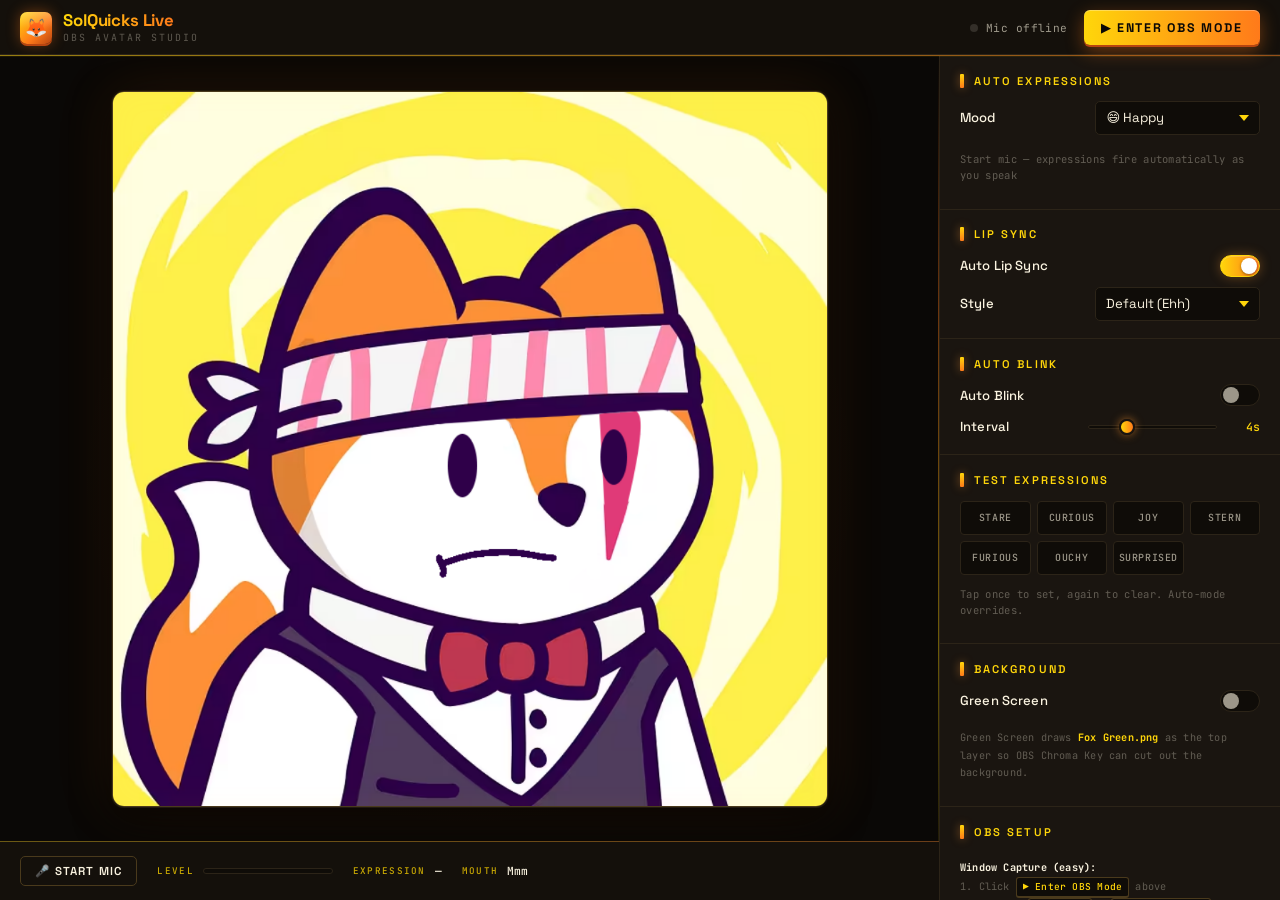
<file: index.html>
<!DOCTYPE html>
<html lang="en">
<head>
<meta charset="UTF-8"/>
<meta name="viewport" content="width=device-width, initial-scale=1.0"/>
<title>SolQuicks Live · OBS Studio</title>
<meta name="description" content="Live avatar tool for the Most Famous Fox — lip sync, expressions, green screen for OBS."/>
<link rel="icon" href="data:image/svg+xml,<svg xmlns='http://www.w3.org/2000/svg' viewBox='0 0 100 100'><text y='.9em' font-size='90'>🦊</text></svg>"/>
<link rel="stylesheet" href="style.css"/>
</head>
<body>

<!-- ═════════════ LOADER ═════════════ -->
<div class="loader" id="loader">
  <div class="loader-mark">🦊</div>
  <div class="loader-text">Loading SolQuicks</div>
  <div class="loader-bar"><div class="loader-fill" id="loaderFill"></div></div>
  <div class="loader-text" id="loaderStat" style="font-size:0.65rem;letter-spacing:0.1em;">0 / 0</div>
</div>

<!-- ═════════════ HEADER ═════════════ -->
<header class="header">
  <div class="brand">
    <div class="brand-mark">🦊</div>
    <div class="brand-text">
      <strong>SolQuicks Live</strong>
      <small>OBS Avatar Studio</small>
    </div>
  </div>
  <div class="h-spacer"></div>
  <div class="h-status">
    <div class="dot" id="micDot"></div>
    <span id="micStatusText">Mic offline</span>
  </div>
  <button class="btn-obs-enter" onclick="enterObsMode()">▶ Enter OBS Mode</button>
</header>

<!-- ═════════════ MAIN LAYOUT ═════════════ -->
<main class="main">

  <!-- Stage -->
  <div class="stage">
    <div class="stage-canvas">
      <div class="canvas-frame" id="canvasFrame">
        <canvas id="previewCanvas" width="1000" height="1000"></canvas>
      </div>
    </div>
    <div class="stage-foot">
      <div class="foot-block">
        <button class="btn-mic" id="micBtn" onclick="toggleMic()">🎤 Start Mic</button>
      </div>
      <div class="foot-block">
        <span class="foot-label">Level</span>
        <div id="micMeter"><div id="micFill"></div></div>
      </div>
      <div class="foot-block">
        <span class="foot-label">Expression</span>
        <span class="foot-val" id="footExpr">—</span>
      </div>
      <div class="foot-block">
        <span class="foot-label">Mouth</span>
        <span class="foot-val" id="footMouth">Mmm</span>
      </div>
    </div>
  </div>

  <!-- Controls -->
  <aside class="panel">

    <!-- Auto Expressions -->
    <div class="group">
      <div class="group-hd">Auto Expressions</div>
      <div class="row">
        <label>Mood</label>
        <select id="moodSelect" onchange="onMoodChange()">
          <option value="happy">😄 Happy</option>
          <option value="calm">😌 Calm</option>
          <option value="mad">😡 Mad</option>
          <option value="shocked">😲 Shocked</option>
        </select>
      </div>
      <div class="indicator" id="exprIndicator">Start mic — expressions fire automatically as you speak</div>
    </div>

    <!-- Lip Sync -->
    <div class="group">
      <div class="group-hd">Lip Sync</div>
      <div class="row">
        <label>Auto Lip Sync</label>
        <div class="switch on" id="lipSyncSwitch" onclick="toggleSwitch('lipSync')">
          <input type="checkbox" id="lipSyncToggle" checked/>
        </div>
      </div>
      <div class="row">
        <label>Style</label>
        <select id="syncStyle">
          <option value="ehh">Default (Ehh)</option>
          <option value="smile">Smiley</option>
        </select>
      </div>
    </div>

    <!-- Auto Blink -->
    <div class="group">
      <div class="group-hd">Auto Blink</div>
      <div class="row">
        <label>Auto Blink</label>
        <div class="switch" id="blinkSwitch" onclick="toggleSwitch('blink')">
          <input type="checkbox" id="blinkToggle"/>
        </div>
      </div>
      <div class="row">
        <label>Interval</label>
        <input type="range" id="blinkSlider" min="1" max="12" step="0.5" value="4" oninput="onBlinkSlider()"/>
        <span class="val" id="blinkVal">4s</span>
      </div>
    </div>

    <!-- Manual Test -->
    <div class="group">
      <div class="group-hd">Test Expressions</div>
      <div class="test-grid" id="testGrid"></div>
      <div class="indicator" style="margin-top:0.3rem;">Tap once to set, again to clear. Auto-mode overrides.</div>
    </div>

    <!-- Background -->
    <div class="group">
      <div class="group-hd">Background</div>
      <div class="row">
        <label>Green Screen</label>
        <div class="switch" id="greenSwitch" onclick="toggleSwitch('green')">
          <input type="checkbox" id="greenToggle"/>
        </div>
      </div>
      <div class="help">Green Screen draws <strong style="color:var(--yellow)">Fox Green.png</strong> as the top layer so OBS Chroma Key can cut out the background.</div>
    </div>

    <!-- OBS Setup -->
    <div class="group">
      <div class="group-hd">OBS Setup</div>
      <div class="help">
        <strong style="color:var(--ink);">Window Capture (easy):</strong><br/>
        1. Click <kbd>▶ Enter OBS Mode</kbd> above<br/>
        2. In OBS: <kbd>+ Source</kbd> → <kbd>Window Capture</kbd> → pick this browser<br/>
        3. Add Chroma Key filter if green is on<br/>
      </div>
      <div class="help" style="margin-top:0.5rem;">
        <strong style="color:var(--ink);">Browser Source (advanced):</strong>
        <div class="obs-url-row">
          <input id="obsUrl" readonly value=""/>
          <button onclick="copyObsUrl()">Copy</button>
        </div>
      </div>
    </div>

  </aside>
</main>

<!-- ═════════════ OBS MODE OVERLAY ═════════════ -->
<div class="obs-mode" id="obsMode">
  <div class="obs-canvas-wrap">
    <canvas id="obsCanvas" width="1000" height="1000"></canvas>
  </div>
</div>
<div class="obs-exit" id="obsExit" style="display:none;">
  <button onclick="exitObsMode()">× Exit OBS Mode</button>
  <button class="pause" id="pauseBtn" onclick="togglePause()">⏸ Pause Mic</button>
</div>

<script>
// ═══════════════════════════════════════════════════════════════════════════
//  SolQuicks Live — single-file OBS avatar studio
// ═══════════════════════════════════════════════════════════════════════════

// ── ASSETS ────────────────────────────────────────────────────────────────
// All PNGs live in the ./assets/ folder. Filenames match the screenshot exactly.
const ASSET_BASE = './assets/';

const BASE       = 'Fox Base 1.png';
const BASE_GREEN = 'Fox Green.png';

// Mouth shapes (lip-sync volume tiers, mapped to available fox mouths)
const MOUTHS = {
  // Default style
  ehh:   { silent:'Fox Mmm.png',   quiet:'Fox Eee.png', mid:'Fox Ehh.png', loud:'Fox Ahh.png' },
  smile: { silent:'Fox Smile.png', quiet:'Fox Eee.png', mid:'Fox Ehh.png', loud:'Fox Ahh.png' },
};

// Eye expressions (everything that goes in the EYES slot)
const EYE_FILES = {
  Blink:    'Fox Blink.png',
  Stare:    'Fox Stare.png',
  Curious:  'Fox Curious.png',
  Joy:      'Fox Joy.png',
  Stern:    'Fox Stern.png',
  Furious:  'Fox Furious.png',
  Ouchy:    'Fox Ouchy.png',
  Surprised:'Fox Suprised.png',  // note: original filename has typo "Suprised"
};

// Mood pools — same structure as BHB Live, ported to fox expressions
const MOODS = {
  happy:   {
    high: [['Joy',0.45], ['Surprised',0.35], ['Curious',0.20]],
    mid:  [['Curious',0.50], ['Joy',0.35], ['Surprised',0.15]],
    low:  [['Curious',0.55], ['Stare',0.25], ['Joy',0.20]],
  },
  calm:    {
    high: [['Curious',0.45], ['Stern',0.35], ['Stare',0.20]],
    mid:  [['Stare',0.50], ['Curious',0.30], ['Stern',0.20]],
    low:  [['Stare',0.65], ['Curious',0.20], ['Stern',0.15]],
  },
  mad:     {
    high: [['Furious',0.55], ['Ouchy',0.25], ['Stern',0.20]],
    mid:  [['Stern',0.45], ['Furious',0.35], ['Ouchy',0.20]],
    low:  [['Stern',0.60], ['Furious',0.25], ['Ouchy',0.15]],
  },
  shocked: {
    high: [['Surprised',0.55], ['Ouchy',0.30], ['Joy',0.15]],
    mid:  [['Surprised',0.40], ['Ouchy',0.35], ['Curious',0.25]],
    low:  [['Curious',0.50], ['Surprised',0.30], ['Ouchy',0.20]],
  },
};

// ── STATE ─────────────────────────────────────────────────────────────────
const state = {
  mood: 'happy',
  lipSync: true,
  syncStyle: 'ehh',
  autoBlink: false,
  blinkIntervalSec: 4,
  greenScreen: false,
  manualExpression: null,   // null = auto, otherwise eye key like 'Joy'
  micPaused: false,
};

let activeExpression = null;   // current auto-fired expression (eye key)
let blinkUntil = 0;            // performance.now() deadline for blink frame
let lastAutoBlinkTime = 0;     // for the auto-blink timer
let currentMouth = 'silent';   // tier key from getMouthTier()

// ── IMAGE CACHE ───────────────────────────────────────────────────────────
const IMG = {};
function imgUrl(file) { return ASSET_BASE + encodeURIComponent(file); }

function preload(onProgress) {
  // Build the full list of files we need
  const files = new Set();
  files.add(BASE);
  files.add(BASE_GREEN);
  Object.values(MOUTHS).forEach(m => Object.values(m).forEach(f => files.add(f)));
  Object.values(EYE_FILES).forEach(f => files.add(f));

  const list = [...files];
  let done = 0;
  return Promise.all(list.map(file => new Promise(res => {
    const img = new Image();
    img.crossOrigin = 'anonymous';
    img.onload = img.onerror = () => {
      IMG[file] = (img.complete && img.naturalWidth) ? img : null;
      done++;
      onProgress(done, list.length, file);
      res();
    };
    img.src = imgUrl(file);
  })));
}

// ── CANVAS RENDER ─────────────────────────────────────────────────────────
const previewCanvas = document.getElementById('previewCanvas');
const previewCtx = previewCanvas.getContext('2d');
const obsCanvas = document.getElementById('obsCanvas');
const obsCtx = obsCanvas.getContext('2d');

function getMouthFile() {
  const set = MOUTHS[state.syncStyle] || MOUTHS.ehh;
  return set[currentMouth] || set.silent;
}

function getEyeFile() {
  // Blink overrides everything while active
  if (performance.now() < blinkUntil) return EYE_FILES.Blink;
  // Manual override wins over auto
  if (state.manualExpression) return EYE_FILES[state.manualExpression] || EYE_FILES.Stare;
  // Auto expression
  if (activeExpression) return EYE_FILES[activeExpression] || EYE_FILES.Stare;
  // Default idle
  return EYE_FILES.Stare;
}

function drawFrame(ctx, w, h) {
  ctx.clearRect(0, 0, w, h);

  // Base layer (always Fox Base 1.png)
  const baseImg = IMG[BASE];
  if (baseImg) ctx.drawImage(baseImg, 0, 0, w, h);

  // Mouth overlay (always draws — even on silence, since silence frame = closed mouth)
  const mouthImg = IMG[getMouthFile()];
  if (mouthImg) ctx.drawImage(mouthImg, 0, 0, w, h);

  // Eye overlay
  const eyeImg = IMG[getEyeFile()];
  if (eyeImg) ctx.drawImage(eyeImg, 0, 0, w, h);

  // Green screen overlay — top layer when enabled
  if (state.greenScreen) {
    const greenImg = IMG[BASE_GREEN];
    if (greenImg) ctx.drawImage(greenImg, 0, 0, w, h);
  }
}

function render() {
  drawFrame(previewCtx, previewCanvas.width, previewCanvas.height);
  if (document.body.classList.contains('obs-active')) {
    drawFrame(obsCtx, obsCanvas.width, obsCanvas.height);
  }
}

// ── LIP SYNC ──────────────────────────────────────────────────────────────
function getMouthTier(vol) {
  if (vol > 0.12)  return 'loud';
  if (vol > 0.05)  return 'mid';
  if (vol > 0.018) return 'quiet';
  return 'silent';
}

// ═══════════════════════════════════════════════════════════════════════════
//  AUTO-EXPRESSION ENGINE — same algorithm as BHB Live / Animator
//  - 3-frame rolling RMS smoothing
//  - speech = max(cur, prev, prev2) > SILENCE_THRESH
//  - on onset: look-ahead 350ms, classify high/mid/low, pick weighted expression
//  - pre-expression blink 120ms BEFORE the new expression (except first / after Ouchy)
//  - idle silence blinks: silence ≥ 0.8s AND ≥ 1.8s since last blink
// ═══════════════════════════════════════════════════════════════════════════

const SILENCE_THRESH = 0.020, HIGH_THRESH = 0.11, MID_THRESH = 0.040;
const MIN_ONSET_GAP = 1.2, LOOK_AHEAD_MS = 350;
const MIN_SILENCE_FOR_BLINK = 0.8, MIN_BLINK_INTERVAL = 1.8, BLINK_MS = 120;

let rngSeed = Date.now() & 0xFFFF;
function autoRng() {
  rngSeed = (rngSeed * 1664525 + 1013904223) & 0xFFFFFFFF;
  return (rngSeed >>> 0) / 0xFFFFFFFF;
}
function pickFromPool(pool, avoid) {
  const filtered = pool.filter(([e]) => e !== avoid);
  const src = filtered.length ? filtered : pool;
  const total = src.reduce((s, [, w]) => s + w, 0);
  let r = autoRng() * total;
  for (const [expr, w] of src) { r -= w; if (r <= 0) return expr; }
  return src[0][0];
}

const engineState = {
  ring: [0,0,0], ringIdx: 0,
  prevSmooth: 0, prev2Smooth: 0,
  prevWasSpeech: false,
  pendingOnset: null,
  lastExpr: null,
  lastOnsetTime: -MIN_ONSET_GAP,
  lastBlinkTime: -MIN_BLINK_INTERVAL,
  silenceStart: null,
};

function tickEngine(analyser, nowSec) {
  const d = new Float32Array(analyser.fftSize);
  analyser.getFloatTimeDomainData(d);
  let sq = 0;
  for (let i = 0; i < d.length; i++) sq += d[i] * d[i];
  const rawRms = Math.sqrt(sq / d.length);

  // Update mouth tier for lip-sync
  if (state.lipSync) currentMouth = getMouthTier(rawRms);
  else currentMouth = 'silent';

  // 3-frame rolling average
  engineState.ring[engineState.ringIdx % 3] = rawRms;
  engineState.ringIdx++;
  const smooth = (engineState.ring[0] + engineState.ring[1] + engineState.ring[2]) / 3;

  // speech = max(cur, prev, prev2) > threshold
  const isSpeech = Math.max(smooth, engineState.prevSmooth, engineState.prev2Smooth) > SILENCE_THRESH;

  // Look-ahead window: accumulate post-onset RMS, then classify + fire
  if (engineState.pendingOnset) {
    engineState.pendingOnset.rmsSum += smooth;
    engineState.pendingOnset.rmsCount++;
    if (nowSec >= engineState.pendingOnset.deadline) {
      const avgRms = engineState.pendingOnset.rmsSum / engineState.pendingOnset.rmsCount;
      const tier = avgRms > HIGH_THRESH ? 'high' : avgRms > MID_THRESH ? 'mid' : 'low';
      const mood = MOODS[state.mood] || MOODS.happy;
      const expr = pickFromPool(mood[tier], engineState.lastExpr);
      const isOuchy = expr === 'Ouchy';
      const lastWasOuchy = engineState.lastExpr === 'Ouchy';

      // Pre-expression blink (skip on first expression, on Ouchy, or after Ouchy)
      if (!isOuchy && engineState.lastExpr !== null && !lastWasOuchy) {
        blinkUntil = performance.now() + BLINK_MS;
        engineState.lastBlinkTime = nowSec;
        setTimeout(() => fireExpression(expr), BLINK_MS);
      } else {
        fireExpression(expr);
      }
      engineState.lastExpr = expr;
      engineState.pendingOnset = null;
    }
  }

  // Onset detect
  if (!engineState.prevWasSpeech && isSpeech) {
    if (nowSec - engineState.lastOnsetTime >= MIN_ONSET_GAP && !engineState.pendingOnset) {
      engineState.lastOnsetTime = nowSec;
      engineState.pendingOnset = {
        rmsSum: smooth,
        rmsCount: 1,
        deadline: nowSec + LOOK_AHEAD_MS / 1000,
      };
    }
    engineState.silenceStart = null;
  }

  // Idle silence blinks
  if (!isSpeech) {
    if (engineState.silenceStart === null) engineState.silenceStart = nowSec;
    const silDur = nowSec - engineState.silenceStart;
    const sinceLastBlink = nowSec - engineState.lastBlinkTime;
    if (silDur >= MIN_SILENCE_FOR_BLINK && sinceLastBlink >= MIN_BLINK_INTERVAL) {
      blinkUntil = performance.now() + BLINK_MS;
      engineState.lastBlinkTime = nowSec;
      engineState.silenceStart = nowSec;
    }
  } else {
    engineState.silenceStart = null;
  }

  engineState.prev2Smooth = engineState.prevSmooth;
  engineState.prevSmooth = smooth;
  engineState.prevWasSpeech = isSpeech;
  return rawRms;
}

function fireExpression(exprKey) {
  activeExpression = exprKey;
  state.manualExpression = null;        // auto overrides manual
  updateTestGridActive();
  document.getElementById('exprIndicator').innerHTML = `Auto: <strong>${exprKey}</strong>`;
  document.getElementById('footExpr').textContent = exprKey;
  broadcastState();
}

// ── MIC ───────────────────────────────────────────────────────────────────
let analyser = null;
let audioCtx = null;
let micStream = null;

async function toggleMic() {
  if (micStream) {
    stopMic();
    return;
  }
  try {
    micStream = await navigator.mediaDevices.getUserMedia({ audio: true, video: false });
    audioCtx = new (window.AudioContext || window.webkitAudioContext)();
    if (audioCtx.state === 'suspended') await audioCtx.resume();
    analyser = audioCtx.createAnalyser();
    analyser.fftSize = 256;
    analyser.smoothingTimeConstant = 0;
    audioCtx.createMediaStreamSource(micStream).connect(analyser);
    document.getElementById('micBtn').textContent = '⏹ Stop Mic';
    document.getElementById('micBtn').classList.add('live');
    document.getElementById('micDot').classList.add('live');
    document.getElementById('micStatusText').textContent = 'Listening';
    document.getElementById('exprIndicator').innerHTML = '🎤 Listening — speak to trigger expressions';
  } catch (e) {
    document.getElementById('exprIndicator').textContent = 'Mic denied. Check your browser permissions.';
  }
}

function stopMic() {
  if (micStream) micStream.getTracks().forEach(t => t.stop());
  if (audioCtx) audioCtx.close();
  micStream = null; audioCtx = null; analyser = null;
  document.getElementById('micBtn').textContent = '🎤 Start Mic';
  document.getElementById('micBtn').classList.remove('live');
  document.getElementById('micDot').classList.remove('live');
  document.getElementById('micStatusText').textContent = 'Mic offline';
  document.getElementById('micFill').style.width = '0%';
  currentMouth = 'silent';
}

function togglePause() {
  state.micPaused = !state.micPaused;
  document.getElementById('pauseBtn').textContent = state.micPaused ? '▶ Resume' : '⏸ Pause Mic';
  document.getElementById('pauseBtn').classList.toggle('paused', state.micPaused);
}

// ── MAIN LOOP ─────────────────────────────────────────────────────────────
function loop() {
  if (analyser && !state.micPaused) {
    const nowSec = performance.now() / 1000;
    const rawRms = tickEngine(analyser, nowSec);
    document.getElementById('micFill').style.width = Math.min(100, rawRms * 800) + '%';
    document.getElementById('footMouth').textContent =
      (state.lipSync ? currentMouth.charAt(0).toUpperCase() + currentMouth.slice(1) : 'Off');
  }

  // Auto-blink (independent of speech, separate timer)
  if (state.autoBlink && analyser) {
    const now = performance.now();
    if (now - lastAutoBlinkTime > state.blinkIntervalSec * 1000) {
      blinkUntil = Math.max(blinkUntil, now + BLINK_MS);
      lastAutoBlinkTime = now;
    }
  }

  render();
  requestAnimationFrame(loop);
}

// ── UI HANDLERS ───────────────────────────────────────────────────────────
function toggleSwitch(key) {
  if (key === 'lipSync') {
    state.lipSync = !state.lipSync;
    document.getElementById('lipSyncSwitch').classList.toggle('on', state.lipSync);
    document.getElementById('lipSyncToggle').checked = state.lipSync;
  } else if (key === 'blink') {
    state.autoBlink = !state.autoBlink;
    document.getElementById('blinkSwitch').classList.toggle('on', state.autoBlink);
    document.getElementById('blinkToggle').checked = state.autoBlink;
  } else if (key === 'green') {
    state.greenScreen = !state.greenScreen;
    document.getElementById('greenSwitch').classList.toggle('on', state.greenScreen);
    document.getElementById('greenToggle').checked = state.greenScreen;
  }
  broadcastState();
}

function onMoodChange() {
  state.mood = document.getElementById('moodSelect').value;
  engineState.lastExpr = null;
  activeExpression = null;
  document.getElementById('exprIndicator').innerHTML = `Mood: <strong>${state.mood}</strong> — speak to update`;
  broadcastState();
}

function onBlinkSlider() {
  state.blinkIntervalSec = parseFloat(document.getElementById('blinkSlider').value);
  document.getElementById('blinkVal').textContent = state.blinkIntervalSec + 's';
  broadcastState();
}

document.getElementById('syncStyle').addEventListener('change', e => {
  state.syncStyle = e.target.value;
  broadcastState();
});

// Test expression grid
function buildTestGrid() {
  const grid = document.getElementById('testGrid');
  const keys = Object.keys(EYE_FILES).filter(k => k !== 'Blink');
  grid.innerHTML = keys.map(k => `<button class="test-btn" data-expr="${k}" onclick="manualSet('${k}')">${k}</button>`).join('');
}
function manualSet(key) {
  if (state.manualExpression === key) {
    state.manualExpression = null;
    activeExpression = null;
    document.getElementById('exprIndicator').innerHTML = 'Cleared — auto-mode resumed';
    document.getElementById('footExpr').textContent = '—';
  } else {
    state.manualExpression = key;
    activeExpression = null;
    document.getElementById('exprIndicator').innerHTML = `Manual: <strong>${key}</strong>`;
    document.getElementById('footExpr').textContent = key;
  }
  updateTestGridActive();
  broadcastState();
}
function updateTestGridActive() {
  const active = state.manualExpression || activeExpression;
  document.querySelectorAll('.test-btn').forEach(b => {
    b.classList.toggle('active', b.dataset.expr === active);
  });
}

// ── OBS MODE ──────────────────────────────────────────────────────────────
function enterObsMode() {
  document.body.classList.add('obs-active');
  document.getElementById('obsExit').style.display = 'flex';
  // Auto-start mic if not running
  if (!micStream) toggleMic();
}
function exitObsMode() {
  document.body.classList.remove('obs-active');
  document.getElementById('obsExit').style.display = 'none';
}

// Keyboard shortcut: Esc to exit OBS mode
document.addEventListener('keydown', e => {
  if (e.key === 'Escape' && document.body.classList.contains('obs-active')) exitObsMode();
});

// ── OBS BROWSER SOURCE URL ────────────────────────────────────────────────
const OBS_URL = window.location.href.replace(/index\.html?(\?.*)?$/i, '').replace(/\/$/, '') + '/obs.html';
document.getElementById('obsUrl').value = OBS_URL;
function copyObsUrl() {
  navigator.clipboard.writeText(OBS_URL).then(() => {
    const btn = event.target;
    const old = btn.textContent;
    btn.textContent = '✓';
    setTimeout(() => btn.textContent = old, 1500);
  });
}

// ── BROADCAST CHANNEL (for obs.html Browser Source) ───────────────────────
const ch = new BroadcastChannel('solquicks-live');
function broadcastState() {
  ch.postMessage({ type: 'state', state: { ...state, activeExpression } });
}
// Periodic broadcast in case obs.html starts after us
setInterval(broadcastState, 2000);
window.addEventListener('focus', broadcastState);

// ── BOOT ──────────────────────────────────────────────────────────────────
buildTestGrid();
preload((done, total, file) => {
  document.getElementById('loaderFill').style.width = (done / total * 100) + '%';
  document.getElementById('loaderStat').textContent = `${done} / ${total}`;
}).then(() => {
  setTimeout(() => document.getElementById('loader').classList.add('gone'), 200);
  loop();
});
</script>
</body>
</html>
</file>
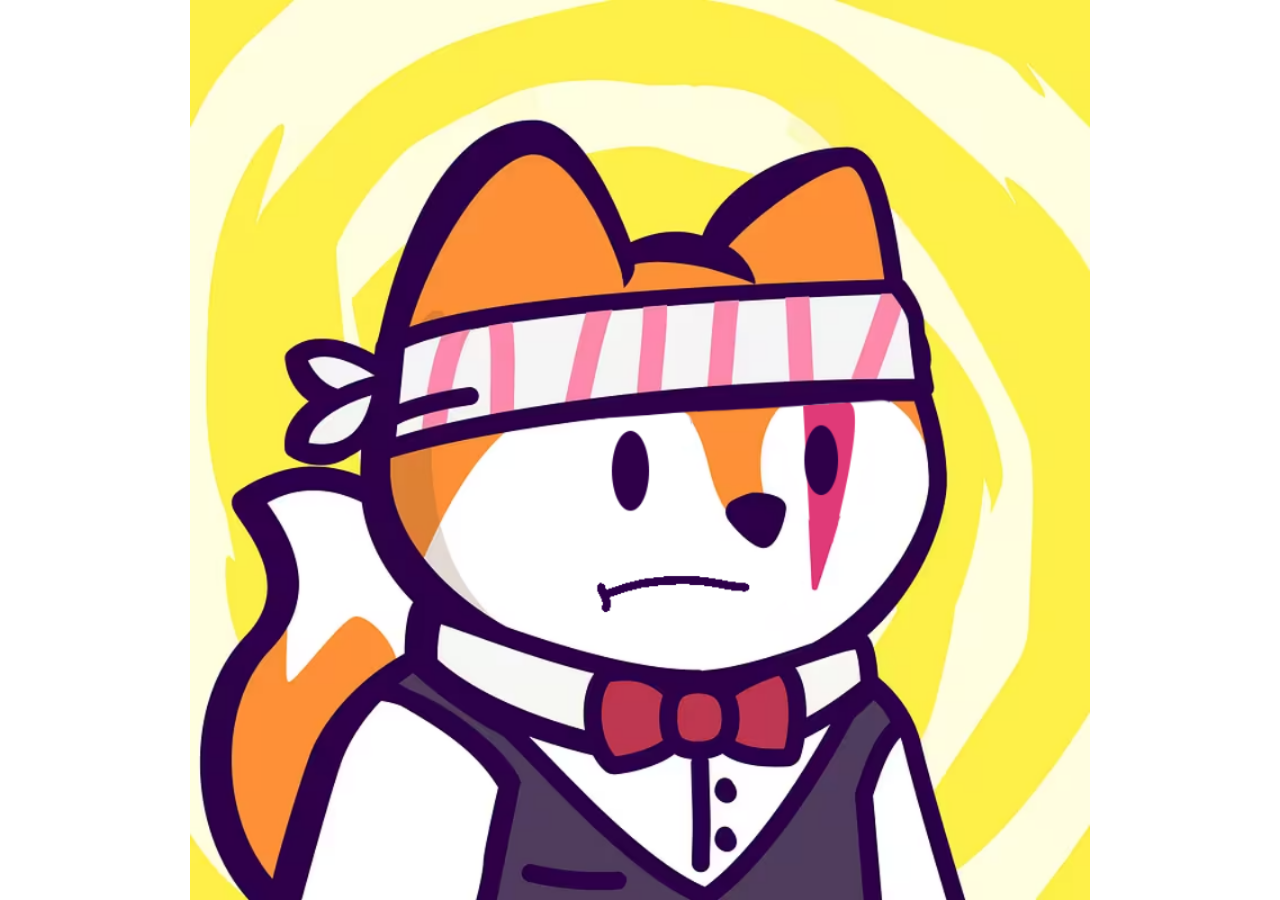
<file: obs.html>
<!DOCTYPE html>
<html lang="en">
<head>
<meta charset="UTF-8"/>
<meta name="viewport" content="width=device-width, initial-scale=1.0"/>
<title>SolQuicks Live — OBS</title>
<style>
  * { margin:0; padding:0; box-sizing:border-box; }
  html, body { width:100%; height:100%; overflow:hidden; background:transparent; }
  canvas {
    display:block;
    position:absolute;
    top:50%; left:50%;
    transform:translate(-50%, -50%);
    width: min(100vw, 100vh);
    height: min(100vw, 100vh);
  }
</style>
</head>
<body>
<canvas id="c" width="1000" height="1000"></canvas>
<script>
// ═══════════════════════════════════════════════════════════════════════════
//  SolQuicks Live — OBS Browser Source
//
//  Add this URL in OBS → Sources → + → Browser Source
//  Set Width/Height to match your desired output (e.g. 1000×1000)
//  Check "Shutdown source when not visible" for performance
//  Add a Chroma Key filter (green) if Green Screen is enabled
//
//  This page runs its own mic and receives config from the control panel
//  (index.html) via BroadcastChannel: name 'solquicks-live'.
// ═══════════════════════════════════════════════════════════════════════════

const ASSET_BASE = './assets/';

const BASE       = 'Fox Base 1.png';
const BASE_GREEN = 'Fox Green.png';

const MOUTHS = {
  ehh:   { silent:'Fox Mmm.png',   quiet:'Fox Eee.png', mid:'Fox Ehh.png', loud:'Fox Ahh.png' },
  smile: { silent:'Fox Smile.png', quiet:'Fox Eee.png', mid:'Fox Ehh.png', loud:'Fox Ahh.png' },
};
const EYE_FILES = {
  Blink:    'Fox Blink.png',
  Stare:    'Fox Stare.png',
  Curious:  'Fox Curious.png',
  Joy:      'Fox Joy.png',
  Stern:    'Fox Stern.png',
  Furious:  'Fox Furious.png',
  Ouchy:    'Fox Ouchy.png',
  Surprised:'Fox Suprised.png',
};
const MOODS = {
  happy:   { high:[['Joy',0.45],['Surprised',0.35],['Curious',0.20]],    mid:[['Curious',0.50],['Joy',0.35],['Surprised',0.15]],     low:[['Curious',0.55],['Stare',0.25],['Joy',0.20]] },
  calm:    { high:[['Curious',0.45],['Stern',0.35],['Stare',0.20]],      mid:[['Stare',0.50],['Curious',0.30],['Stern',0.20]],       low:[['Stare',0.65],['Curious',0.20],['Stern',0.15]] },
  mad:     { high:[['Furious',0.55],['Ouchy',0.25],['Stern',0.20]],      mid:[['Stern',0.45],['Furious',0.35],['Ouchy',0.20]],       low:[['Stern',0.60],['Furious',0.25],['Ouchy',0.15]] },
  shocked: { high:[['Surprised',0.55],['Ouchy',0.30],['Joy',0.15]],      mid:[['Surprised',0.40],['Ouchy',0.35],['Curious',0.25]],   low:[['Curious',0.50],['Surprised',0.30],['Ouchy',0.20]] },
};

const liveState = {
  mood: 'happy',
  lipSync: true,
  syncStyle: 'ehh',
  autoBlink: false,
  blinkIntervalSec: 4,
  greenScreen: false,
  manualExpression: null,
};

let activeExpression = null;
let blinkUntil = 0;
let lastAutoBlinkTime = 0;
let currentMouth = 'silent';

const IMG = {};
function imgUrl(file) { return ASSET_BASE + encodeURIComponent(file); }

// ── BroadcastChannel ──────────────────────────────────────────────────────
const ch = new BroadcastChannel('solquicks-live');
ch.onmessage = ({ data }) => {
  if (data.type === 'state' && data.state) {
    Object.assign(liveState, data.state);
  }
};

// ── Lip sync mouth tier ───────────────────────────────────────────────────
function getMouthTier(vol) {
  if (vol > 0.12)  return 'loud';
  if (vol > 0.05)  return 'mid';
  if (vol > 0.018) return 'quiet';
  return 'silent';
}
function getMouthFile() {
  const set = MOUTHS[liveState.syncStyle] || MOUTHS.ehh;
  return set[currentMouth] || set.silent;
}
function getEyeFile() {
  if (performance.now() < blinkUntil) return EYE_FILES.Blink;
  if (liveState.manualExpression) return EYE_FILES[liveState.manualExpression] || EYE_FILES.Stare;
  if (activeExpression) return EYE_FILES[activeExpression] || EYE_FILES.Stare;
  return EYE_FILES.Stare;
}

// ── Auto-expression engine (same as index.html) ───────────────────────────
const SILENCE_THRESH = 0.020, HIGH_THRESH = 0.11, MID_THRESH = 0.040;
const MIN_ONSET_GAP = 1.2, LOOK_AHEAD_MS = 350;
const MIN_SILENCE_FOR_BLINK = 0.8, MIN_BLINK_INTERVAL = 1.8, BLINK_MS = 120;

let rngSeed = Date.now() & 0xFFFF;
function autoRng() { rngSeed = (rngSeed * 1664525 + 1013904223) & 0xFFFFFFFF; return (rngSeed >>> 0) / 0xFFFFFFFF; }
function pickFromPool(pool, avoid) {
  const filtered = pool.filter(([e]) => e !== avoid);
  const src = filtered.length ? filtered : pool;
  const total = src.reduce((s, [, w]) => s + w, 0);
  let r = autoRng() * total;
  for (const [expr, w] of src) { r -= w; if (r <= 0) return expr; }
  return src[0][0];
}

const engineState = {
  ring:[0,0,0], ringIdx:0,
  prevSmooth:0, prev2Smooth:0,
  prevWasSpeech:false,
  pendingOnset:null,
  lastExpr:null,
  lastOnsetTime:-MIN_ONSET_GAP,
  lastBlinkTime:-MIN_BLINK_INTERVAL,
  silenceStart:null,
};

function tickEngine(analyser, nowSec) {
  const d = new Float32Array(analyser.fftSize);
  analyser.getFloatTimeDomainData(d);
  let sq = 0; for (let i = 0; i < d.length; i++) sq += d[i]*d[i];
  const rawRms = Math.sqrt(sq / d.length);

  if (liveState.lipSync) currentMouth = getMouthTier(rawRms);
  else currentMouth = 'silent';

  engineState.ring[engineState.ringIdx % 3] = rawRms; engineState.ringIdx++;
  const smooth = (engineState.ring[0] + engineState.ring[1] + engineState.ring[2]) / 3;
  const isSpeech = Math.max(smooth, engineState.prevSmooth, engineState.prev2Smooth) > SILENCE_THRESH;

  if (engineState.pendingOnset) {
    engineState.pendingOnset.rmsSum += smooth;
    engineState.pendingOnset.rmsCount++;
    if (nowSec >= engineState.pendingOnset.deadline) {
      const avgRms = engineState.pendingOnset.rmsSum / engineState.pendingOnset.rmsCount;
      const tier = avgRms > HIGH_THRESH ? 'high' : avgRms > MID_THRESH ? 'mid' : 'low';
      const mood = MOODS[liveState.mood] || MOODS.happy;
      const expr = pickFromPool(mood[tier], engineState.lastExpr);
      const isOuchy = expr === 'Ouchy';
      const lastWasOuchy = engineState.lastExpr === 'Ouchy';
      if (!isOuchy && engineState.lastExpr !== null && !lastWasOuchy) {
        blinkUntil = performance.now() + BLINK_MS;
        engineState.lastBlinkTime = nowSec;
        setTimeout(() => { activeExpression = expr; }, BLINK_MS);
      } else {
        activeExpression = expr;
      }
      engineState.lastExpr = expr;
      engineState.pendingOnset = null;
    }
  }

  if (!engineState.prevWasSpeech && isSpeech) {
    if (nowSec - engineState.lastOnsetTime >= MIN_ONSET_GAP && !engineState.pendingOnset) {
      engineState.lastOnsetTime = nowSec;
      engineState.pendingOnset = { rmsSum: smooth, rmsCount: 1, deadline: nowSec + LOOK_AHEAD_MS/1000 };
    }
    engineState.silenceStart = null;
  }

  if (!isSpeech) {
    if (engineState.silenceStart === null) engineState.silenceStart = nowSec;
    const silDur = nowSec - engineState.silenceStart;
    const sinceLastBlink = nowSec - engineState.lastBlinkTime;
    if (silDur >= MIN_SILENCE_FOR_BLINK && sinceLastBlink >= MIN_BLINK_INTERVAL) {
      blinkUntil = performance.now() + BLINK_MS;
      engineState.lastBlinkTime = nowSec;
      engineState.silenceStart = nowSec;
    }
  } else {
    engineState.silenceStart = null;
  }

  engineState.prev2Smooth = engineState.prevSmooth;
  engineState.prevSmooth = smooth;
  engineState.prevWasSpeech = isSpeech;
  return rawRms;
}

// ── Canvas render ─────────────────────────────────────────────────────────
const canvas = document.getElementById('c');
const ctx = canvas.getContext('2d');

function render() {
  const w = canvas.width, h = canvas.height;
  ctx.clearRect(0, 0, w, h);

  const baseImg = IMG[BASE];
  if (baseImg) ctx.drawImage(baseImg, 0, 0, w, h);

  const mouthImg = IMG[getMouthFile()];
  if (mouthImg) ctx.drawImage(mouthImg, 0, 0, w, h);

  const eyeImg = IMG[getEyeFile()];
  if (eyeImg) ctx.drawImage(eyeImg, 0, 0, w, h);

  // Green screen overlay — top layer when enabled
  if (liveState.greenScreen) {
    const greenImg = IMG[BASE_GREEN];
    if (greenImg) ctx.drawImage(greenImg, 0, 0, w, h);
  }
}

// ── Mic + main loop ───────────────────────────────────────────────────────
let analyser = null;

async function startMic() {
  try {
    const stream = await navigator.mediaDevices.getUserMedia({ audio: true, video: false });
    const actx = new (window.AudioContext || window.webkitAudioContext)();
    if (actx.state === 'suspended') await actx.resume();
    analyser = actx.createAnalyser();
    analyser.fftSize = 256;
    analyser.smoothingTimeConstant = 0;
    actx.createMediaStreamSource(stream).connect(analyser);
  } catch (e) {
    console.warn('[SolQuicks OBS] Mic unavailable —', e.message);
  }
}

function loop() {
  if (analyser) {
    const nowSec = performance.now() / 1000;
    tickEngine(analyser, nowSec);
  }
  if (liveState.autoBlink && analyser) {
    const now = performance.now();
    if (now - lastAutoBlinkTime > liveState.blinkIntervalSec * 1000) {
      blinkUntil = Math.max(blinkUntil, now + BLINK_MS);
      lastAutoBlinkTime = now;
    }
  }
  render();
  requestAnimationFrame(loop);
}

// ── Preload + boot ────────────────────────────────────────────────────────
async function preload() {
  const files = new Set();
  files.add(BASE); files.add(BASE_GREEN);
  Object.values(MOUTHS).forEach(m => Object.values(m).forEach(f => files.add(f)));
  Object.values(EYE_FILES).forEach(f => files.add(f));
  const list = [...files];
  await Promise.all(list.map(file => new Promise(res => {
    const img = new Image();
    img.crossOrigin = 'anonymous';
    img.onload = img.onerror = () => { IMG[file] = (img.complete && img.naturalWidth) ? img : null; res(); };
    img.src = imgUrl(file);
  })));
}

preload().then(() => {
  startMic();
  loop();
});
</script>
</body>
</html>
</file>
<file: style.css>
/* ═══════════════════════════════════════════════════════════════════════
   SolQuicks Live — Dark + Heat (yellow / orange) theme
   ═══════════════════════════════════════════════════════════════════════ */

@import url('https://fonts.googleapis.com/css2?family=JetBrains+Mono:wght@400;500;700&family=Space+Grotesk:wght@400;500;600;700&display=swap');

/* ── DESIGN TOKENS ──────────────────────────────────────────────────── */
:root {
  /* Surfaces */
  --bg:           #0a0806;
  --bg-elev:      #14100b;
  --bg-panel:     #1a1510;
  --bg-input:     #0f0c08;
  --line:         #2c2418;
  --line-soft:    #221c12;
  --line-hot:     #4a3a1c;

  /* Ink */
  --ink:          #faf3e0;
  --ink-dim:      rgba(250,243,224,0.6);
  --ink-faint:    rgba(250,243,224,0.32);
  --ink-ghost:    rgba(250,243,224,0.14);

  /* Heat palette — the star */
  --yellow:       #ffd60a;
  --yellow-soft:  #ffe552;
  --yellow-dim:   #c9a803;
  --orange:       #ff7a1a;
  --orange-hot:   #ff9534;
  --orange-deep:  #b84510;
  --red:          #e63429;

  /* Status */
  --green:        #2ecc4c;

  /* Heat gradients (used everywhere) */
  --grad-heat:    linear-gradient(90deg, var(--yellow) 0%, var(--orange) 100%);
  --grad-heat-v:  linear-gradient(180deg, var(--yellow) 0%, var(--orange) 100%);
  --grad-heat-d:  linear-gradient(135deg, var(--yellow) 0%, var(--orange) 60%, var(--orange-deep) 100%);

  /* Glows */
  --glow-yellow:  0 0 0 1px rgba(255,214,10,0.3), 0 0 18px rgba(255,214,10,0.25);
  --glow-orange:  0 0 0 1px rgba(255,122,26,0.3), 0 0 22px rgba(255,122,26,0.3);

  /* Shadows */
  --shadow:       0 1px 0 rgba(255,255,255,0.05), 0 12px 36px rgba(0,0,0,0.6);

  /* Fonts */
  --f-display:    'Space Grotesk', 'Helvetica Neue', sans-serif;
  --f-mono:       'JetBrains Mono', 'SFMono-Regular', Menlo, monospace;
  --f-body:       'Space Grotesk', system-ui, sans-serif;
}

* { margin:0; padding:0; box-sizing:border-box; }
html, body { width:100%; height:100%; overflow:hidden; }
body {
  background: var(--bg);
  color: var(--ink);
  font-family: var(--f-body);
  font-size: 14px;
  letter-spacing: 0.01em;
  -webkit-font-smoothing: antialiased;
}

/* Atmospheric background — warm radial wash + scan lines + dot grid */
body::before {
  content: '';
  position: fixed; inset: 0;
  background-image:
    radial-gradient(ellipse 80% 50% at 20% 0%, rgba(255,214,10,0.06) 0, transparent 50%),
    radial-gradient(ellipse 80% 50% at 80% 100%, rgba(255,122,26,0.07) 0, transparent 50%),
    radial-gradient(rgba(255,214,10,0.04) 1px, transparent 1px);
  background-size: auto, auto, 26px 26px;
  background-position: center;
  pointer-events: none;
  z-index: 0;
}
body::after {
  content: '';
  position: fixed; inset: 0;
  background: repeating-linear-gradient(
    0deg,
    transparent 0 2px,
    rgba(255,255,255,0.012) 2px 3px
  );
  pointer-events: none;
  z-index: 0;
  mix-blend-mode: overlay;
}

/* ── HEADER ──────────────────────────────────────────────────────────── */
.header {
  position: relative; z-index: 2;
  height: 56px;
  display: flex; align-items: center;
  padding: 0 1.25rem;
  background: var(--bg-elev);
  border-bottom: 1px solid var(--line);
  gap: 1rem;
  /* Hot underline */
  box-shadow:
    inset 0 -1px 0 var(--line),
    0 1px 0 rgba(255,214,10,0.08);
}
.header::after {
  content: '';
  position: absolute;
  left: 0; right: 0; bottom: -1px;
  height: 1px;
  background: var(--grad-heat);
  opacity: 0.5;
}

.brand {
  display: flex; align-items: center; gap: 0.7rem;
  font-family: var(--f-display);
}
.brand-mark {
  width: 32px; height: 32px;
  display: grid; place-items: center;
  background: var(--grad-heat-d);
  border-radius: 7px;
  font-size: 18px;
  box-shadow:
    0 2px 0 var(--orange-deep),
    0 0 14px rgba(255,122,26,0.4);
  position: relative;
}
.brand-mark::after {
  content: '';
  position: absolute;
  inset: 0;
  border-radius: 7px;
  background: linear-gradient(180deg, rgba(255,255,255,0.25), transparent 50%);
  pointer-events: none;
}
.brand-text { line-height: 1.1; }
.brand-text strong {
  font-weight: 700;
  font-size: 1.05rem;
  letter-spacing: -0.01em;
  background: var(--grad-heat);
  -webkit-background-clip: text;
  background-clip: text;
  color: transparent;
}
.brand-text small {
  display: block;
  font-family: var(--f-mono);
  font-size: 0.62rem;
  color: var(--ink-faint);
  text-transform: uppercase;
  letter-spacing: 0.2em;
  margin-top: 3px;
}
.h-spacer { flex: 1; }
.h-status {
  display: flex; align-items: center; gap: 0.5rem;
  font-family: var(--f-mono);
  font-size: 0.7rem;
  color: var(--ink-dim);
  letter-spacing: 0.04em;
}
.dot {
  width: 8px; height: 8px; border-radius: 50%;
  background: var(--ink-ghost);
  transition: all 0.2s;
}
.dot.live {
  background: var(--yellow);
  box-shadow: 0 0 12px var(--yellow), 0 0 4px var(--yellow);
  animation: pulse 1.6s infinite;
}
@keyframes pulse {
  0%,100% { opacity: 1; transform: scale(1); }
  50%     { opacity: 0.55; transform: scale(0.92); }
}

.btn-obs-enter {
  position: relative;
  background: var(--grad-heat);
  color: #0a0806;
  border: none;
  font-family: var(--f-display);
  font-weight: 700;
  font-size: 0.78rem;
  text-transform: uppercase;
  letter-spacing: 0.14em;
  padding: 0.6rem 1.1rem;
  border-radius: 6px;
  cursor: pointer;
  box-shadow:
    0 2px 0 var(--orange-deep),
    0 6px 18px rgba(255,122,26,0.4),
    inset 0 1px 0 rgba(255,255,255,0.3);
  transition: transform 0.1s, box-shadow 0.15s, filter 0.15s;
}
.btn-obs-enter:hover {
  transform: translateY(-1px);
  filter: brightness(1.08) saturate(1.1);
  box-shadow:
    0 3px 0 var(--orange-deep),
    0 8px 24px rgba(255,154,52,0.55),
    inset 0 1px 0 rgba(255,255,255,0.35);
}
.btn-obs-enter:active {
  transform: translateY(1px);
  box-shadow: 0 1px 0 var(--orange-deep), inset 0 1px 0 rgba(255,255,255,0.2);
}

/* ── MAIN LAYOUT ─────────────────────────────────────────────────────── */
.main {
  position: relative; z-index: 1;
  display: grid;
  grid-template-columns: 1fr 340px;
  height: calc(100vh - 56px);
  overflow: hidden;
}

/* ── STAGE (canvas area) ─────────────────────────────────────────────── */
.stage {
  display: flex; flex-direction: column;
  background:
    radial-gradient(ellipse at center, rgba(255,122,26,0.05) 0%, transparent 60%),
    var(--bg);
  overflow: hidden;
  position: relative;
  border-right: 1px solid var(--line);
}
.stage::before {
  content: '';
  position: absolute;
  top: 0; right: 0; bottom: 0;
  width: 1px;
  background: linear-gradient(180deg, transparent, var(--orange) 30%, var(--yellow) 70%, transparent);
  opacity: 0.4;
}
.stage-canvas {
  flex: 1;
  display: grid; place-items: center;
  padding: 1.5rem;
  position: relative;
}
.canvas-frame {
  position: relative;
  max-width: 100%; max-height: 100%;
  aspect-ratio: 1 / 1;
  width: min(100%, calc(100vh - 56px - 3rem - 80px));
  border: 1px solid var(--line-hot);
  border-radius: 12px;
  background:
    linear-gradient(135deg, rgba(255,214,10,0.03) 0%, rgba(0,0,0,0.2) 100%),
    repeating-conic-gradient(#1a160f 0% 25%, #14110c 0% 50%) 0 0 / 26px 26px;
  box-shadow:
    var(--shadow),
    0 0 0 1px rgba(255,214,10,0.06),
    0 0 60px rgba(255,122,26,0.12);
  overflow: hidden;
}
.canvas-frame::before {
  /* Subtle inner glow ring */
  content: '';
  position: absolute;
  inset: 0;
  border-radius: 12px;
  pointer-events: none;
  box-shadow: inset 0 0 30px rgba(255,214,10,0.04);
  z-index: 2;
}
#previewCanvas {
  position: absolute; inset: 0;
  width: 100%; height: 100%;
  display: block;
  z-index: 1;
}

.stage-foot {
  border-top: 1px solid var(--line);
  background: var(--bg-elev);
  padding: 0.85rem 1.25rem;
  display: flex; align-items: center; gap: 1.25rem;
  font-family: var(--f-mono);
  font-size: 0.7rem;
  color: var(--ink-dim);
  min-height: 54px;
  flex-wrap: wrap;
  position: relative;
}
.stage-foot::before {
  content: '';
  position: absolute;
  left: 0; right: 0; top: -1px;
  height: 1px;
  background: var(--grad-heat);
  opacity: 0.3;
}
.foot-block { display: flex; align-items: center; gap: 0.55rem; }
.foot-label {
  color: var(--yellow-dim);
  text-transform: uppercase;
  letter-spacing: 0.14em;
  font-size: 0.58rem;
  font-weight: 500;
}
.foot-val {
  color: var(--ink);
  font-weight: 500;
}

#micMeter {
  width: 130px; height: 6px;
  background: var(--bg-input);
  border-radius: 3px;
  overflow: hidden;
  position: relative;
  border: 1px solid var(--line);
}
#micFill {
  height: 100%; width: 0%;
  background: linear-gradient(90deg, var(--yellow) 0%, var(--orange) 60%, var(--red) 100%);
  transition: width 0.05s linear;
  box-shadow: 0 0 8px rgba(255,154,52,0.6);
}

.btn-mic {
  background: transparent;
  color: var(--ink);
  border: 1px solid var(--line-hot);
  font-family: var(--f-display);
  font-weight: 600;
  font-size: 0.72rem;
  text-transform: uppercase;
  letter-spacing: 0.1em;
  padding: 0.45rem 0.9rem;
  border-radius: 5px;
  cursor: pointer;
  transition: all 0.15s;
}
.btn-mic:hover {
  border-color: var(--yellow);
  color: var(--yellow);
  box-shadow: var(--glow-yellow);
}
.btn-mic.live {
  background: var(--grad-heat);
  color: #0a0806;
  border-color: var(--yellow);
  box-shadow: 0 0 18px rgba(255,154,52,0.4);
}

/* ── CONTROLS PANEL ──────────────────────────────────────────────────── */
.panel {
  background: var(--bg-panel);
  overflow-y: auto;
  overflow-x: hidden;
  position: relative;
}
.panel::-webkit-scrollbar { width: 6px; }
.panel::-webkit-scrollbar-track { background: transparent; }
.panel::-webkit-scrollbar-thumb {
  background: var(--line-hot);
  border-radius: 3px;
}
.panel::-webkit-scrollbar-thumb:hover { background: var(--orange-deep); }

.group {
  border-bottom: 1px solid var(--line);
  padding: 1.1rem 1.25rem;
  position: relative;
}
.group-hd {
  display: flex; align-items: center; gap: 0.65rem;
  font-family: var(--f-display);
  font-size: 0.7rem;
  font-weight: 600;
  text-transform: uppercase;
  letter-spacing: 0.18em;
  color: var(--yellow);
  margin-bottom: 0.85rem;
}
.group-hd::before {
  content: '';
  width: 4px; height: 14px;
  background: var(--grad-heat-v);
  border-radius: 1px;
  box-shadow: 0 0 8px rgba(255,154,52,0.5);
}

/* Row layout */
.row {
  display: flex; align-items: center; gap: 0.7rem;
  margin-bottom: 0.65rem;
}
.row:last-child { margin-bottom: 0; }
.row label {
  flex: 1;
  font-family: var(--f-body);
  font-size: 0.82rem;
  color: var(--ink);
  font-weight: 500;
}
.row .val {
  font-family: var(--f-mono);
  font-size: 0.72rem;
  color: var(--yellow);
  min-width: 32px;
  text-align: right;
  font-weight: 500;
}

/* Toggle switch */
.switch {
  position: relative;
  width: 40px; height: 22px;
  background: var(--bg-input);
  border: 1px solid var(--line);
  border-radius: 12px;
  cursor: pointer;
  transition: all 0.2s;
  flex-shrink: 0;
}
.switch::after {
  content: '';
  position: absolute;
  top: 2px; left: 2px;
  width: 16px; height: 16px;
  background: var(--ink-dim);
  border-radius: 50%;
  transition: all 0.2s cubic-bezier(0.4, 0.0, 0.2, 1);
}
.switch input { display: none; }
.switch.on {
  background: var(--grad-heat);
  border-color: var(--yellow);
  box-shadow: 0 0 12px rgba(255,154,52,0.35), inset 0 1px 0 rgba(255,255,255,0.2);
}
.switch.on::after {
  left: 20px;
  background: #fff;
  box-shadow: 0 1px 3px rgba(0,0,0,0.4);
}

/* Select */
select {
  flex: 1;
  background: var(--bg-input);
  border: 1px solid var(--line);
  color: var(--ink);
  font-family: var(--f-body);
  font-size: 0.82rem;
  padding: 0.45rem 0.65rem;
  border-radius: 5px;
  cursor: pointer;
  outline: none;
  transition: all 0.15s;
  appearance: none;
  background-image: url("data:image/svg+xml,%3Csvg xmlns='http://www.w3.org/2000/svg' width='10' height='6' viewBox='0 0 10 6'%3E%3Cpath fill='%23ffd60a' d='M0 0l5 6 5-6z'/%3E%3C/svg%3E");
  background-repeat: no-repeat;
  background-position: right 0.6rem center;
  padding-right: 1.8rem;
}
select:hover, select:focus {
  border-color: var(--yellow);
  box-shadow: var(--glow-yellow);
}

/* Range slider */
input[type=range] {
  flex: 1;
  appearance: none;
  background: transparent;
  height: 20px;
  cursor: pointer;
}
input[type=range]::-webkit-slider-runnable-track {
  height: 4px;
  background: var(--bg-input);
  border: 1px solid var(--line);
  border-radius: 2px;
}
input[type=range]::-moz-range-track {
  height: 4px;
  background: var(--bg-input);
  border: 1px solid var(--line);
  border-radius: 2px;
}
input[type=range]::-webkit-slider-thumb {
  appearance: none;
  width: 16px; height: 16px;
  background: var(--grad-heat);
  border-radius: 50%;
  margin-top: -7px;
  border: 2px solid var(--bg-panel);
  box-shadow: 0 0 8px rgba(255,154,52,0.6), 0 2px 4px rgba(0,0,0,0.4);
  cursor: grab;
}
input[type=range]::-moz-range-thumb {
  width: 16px; height: 16px;
  background: var(--grad-heat);
  border-radius: 50%;
  border: 2px solid var(--bg-panel);
  box-shadow: 0 0 8px rgba(255,154,52,0.6), 0 2px 4px rgba(0,0,0,0.4);
  cursor: grab;
}
input[type=range]:active::-webkit-slider-thumb { cursor: grabbing; }

/* Expression test grid */
.test-grid {
  display: grid;
  grid-template-columns: repeat(4, 1fr);
  gap: 6px;
  margin-top: 0.55rem;
}
.test-btn {
  background: var(--bg-input);
  border: 1px solid var(--line);
  color: var(--ink-dim);
  font-family: var(--f-mono);
  font-size: 0.62rem;
  padding: 0.6rem 0.2rem;
  border-radius: 4px;
  cursor: pointer;
  text-transform: uppercase;
  letter-spacing: 0.06em;
  font-weight: 500;
  transition: all 0.12s;
  position: relative;
}
.test-btn:hover {
  border-color: var(--yellow);
  color: var(--yellow);
  background: rgba(255,214,10,0.04);
}
.test-btn.active {
  background: var(--grad-heat);
  color: #0a0806;
  border-color: var(--yellow);
  box-shadow: 0 0 14px rgba(255,154,52,0.45), inset 0 1px 0 rgba(255,255,255,0.25);
  font-weight: 700;
}

/* Status indicator text */
.indicator {
  font-family: var(--f-mono);
  font-size: 0.66rem;
  color: var(--ink-faint);
  padding: 0.45rem 0;
  min-height: 1.6em;
  line-height: 1.5;
  letter-spacing: 0.03em;
}
.indicator strong {
  color: var(--yellow);
  font-weight: 600;
  text-transform: uppercase;
  letter-spacing: 0.06em;
}

/* Help blurb */
.help {
  font-family: var(--f-mono);
  font-size: 0.64rem;
  color: var(--ink-faint);
  line-height: 1.7;
  padding: 0.45rem 0;
  letter-spacing: 0.02em;
}
.help kbd {
  display: inline-block;
  font-family: var(--f-mono);
  background: var(--bg-input);
  border: 1px solid var(--line-hot);
  border-bottom-width: 2px;
  color: var(--yellow);
  padding: 1px 6px;
  border-radius: 3px;
  font-size: 0.6rem;
  font-weight: 500;
}

/* OBS URL copy */
.obs-url-row {
  display: flex; gap: 6px; margin-top: 0.55rem;
}
.obs-url-row input {
  flex: 1; min-width: 0;
  background: var(--bg-input);
  border: 1px solid var(--line);
  color: var(--ink);
  font-family: var(--f-mono);
  font-size: 0.66rem;
  padding: 0.45rem 0.55rem;
  border-radius: 4px;
  outline: none;
  transition: border-color 0.15s;
}
.obs-url-row input:focus { border-color: var(--yellow); }
.obs-url-row button {
  background: var(--grad-heat);
  color: #0a0806;
  border: none;
  font-family: var(--f-mono);
  font-size: 0.62rem;
  padding: 0 0.85rem;
  border-radius: 4px;
  cursor: pointer;
  font-weight: 700;
  text-transform: uppercase;
  letter-spacing: 0.08em;
  box-shadow: 0 1px 0 var(--orange-deep);
  transition: filter 0.15s, transform 0.1s;
}
.obs-url-row button:hover { filter: brightness(1.1); }
.obs-url-row button:active { transform: translateY(1px); box-shadow: none; }

/* ── OBS MODE OVERLAY ────────────────────────────────────────────────── */
.obs-mode {
  position: fixed;
  inset: 0;
  z-index: 100;
  display: none;
  align-items: center;
  justify-content: center;
  background: transparent;
}
body.obs-active .obs-mode { display: flex; }
body.obs-active .header,
body.obs-active .main { display: none; }
body.obs-active::before,
body.obs-active::after { display: none; }

.obs-canvas-wrap {
  width: 100vmin;
  height: 100vmin;
  position: relative;
}
#obsCanvas {
  width: 100%; height: 100%;
  display: block;
}

/* Faded exit button — top-left corner */
.obs-exit {
  position: fixed;
  top: 14px; left: 14px;
  z-index: 101;
  display: flex;
  flex-direction: column;
  gap: 6px;
  opacity: 0.16;
  transition: opacity 0.25s;
}
.obs-exit:hover { opacity: 1; }
.obs-exit button {
  background: rgba(20,16,11,0.88);
  border: 1px solid rgba(255,214,10,0.25);
  color: var(--ink);
  font-family: var(--f-mono);
  font-size: 0.65rem;
  padding: 0.55rem 0.85rem;
  border-radius: 5px;
  cursor: pointer;
  text-transform: uppercase;
  letter-spacing: 0.12em;
  backdrop-filter: blur(10px);
  -webkit-backdrop-filter: blur(10px);
  transition: all 0.15s;
  font-weight: 500;
}
.obs-exit button:hover {
  background: var(--grad-heat);
  color: #0a0806;
  border-color: var(--yellow);
  box-shadow: 0 0 16px rgba(255,154,52,0.45);
}
.obs-exit button.pause.paused {
  background: rgba(230,52,41,0.9);
  border-color: var(--red);
  color: #fff;
}

/* ── LOADER ──────────────────────────────────────────────────────────── */
.loader {
  position: fixed; inset: 0;
  background:
    radial-gradient(ellipse at center, rgba(255,122,26,0.08) 0%, transparent 50%),
    var(--bg);
  z-index: 200;
  display: flex;
  flex-direction: column;
  align-items: center;
  justify-content: center;
  gap: 1.1rem;
  transition: opacity 0.35s;
}
.loader.gone { opacity: 0; pointer-events: none; }
.loader-mark {
  font-size: 3.2rem;
  animation: spin 2s linear infinite;
  filter: drop-shadow(0 0 20px rgba(255,154,52,0.5));
}
@keyframes spin { from { transform: rotate(0); } to { transform: rotate(360deg); } }
.loader-text {
  font-family: var(--f-mono);
  color: var(--yellow);
  font-size: 0.75rem;
  text-transform: uppercase;
  letter-spacing: 0.22em;
  font-weight: 500;
}
.loader-bar {
  width: 220px; height: 4px;
  background: var(--bg-input);
  border: 1px solid var(--line);
  border-radius: 2px;
  overflow: hidden;
}
.loader-fill {
  height: 100%; width: 0%;
  background: var(--grad-heat);
  transition: width 0.15s;
  box-shadow: 0 0 10px rgba(255,154,52,0.6);
}

/* ── RESPONSIVE ──────────────────────────────────────────────────────── */
@media (max-width: 900px) {
  .main { grid-template-columns: 1fr; grid-template-rows: 1fr auto; }
  .stage { border-right: none; border-bottom: 1px solid var(--line); }
  .stage::before { display: none; }
  .panel { max-height: 50vh; }
  .canvas-frame { width: min(70vw, 70vh); }
}
</file>
